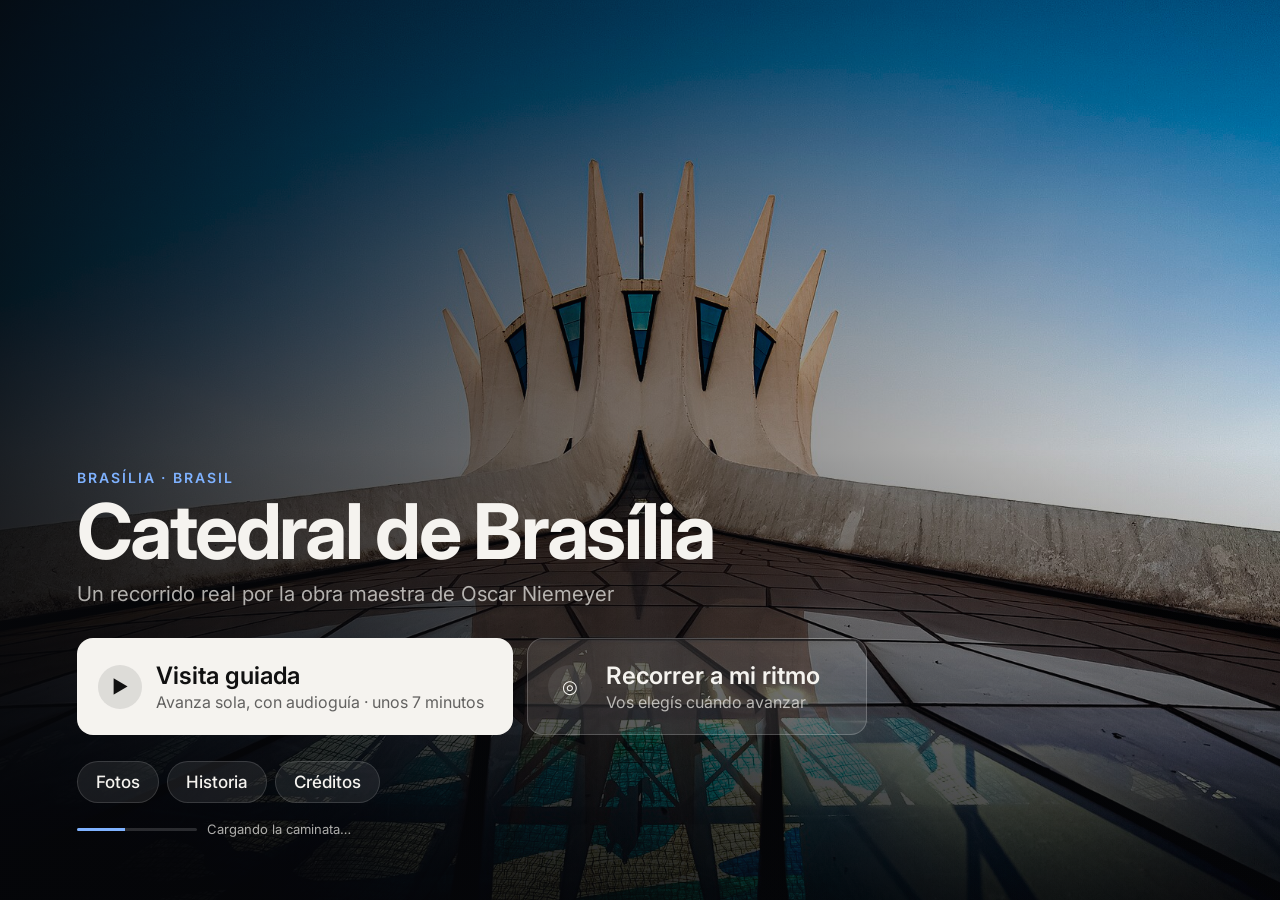
<file: index.html>
<!doctype html>
<html lang="es">
<head>
  <meta charset="utf-8">
  <title>Catedral de Brasília</title>
  <meta http-equiv="refresh" content="0; url=catedral/?tv=1">
</head>
<body style="background:#07080b">
  <script>location.replace("catedral/?tv=1")</script>
</body>
</html>
</file>
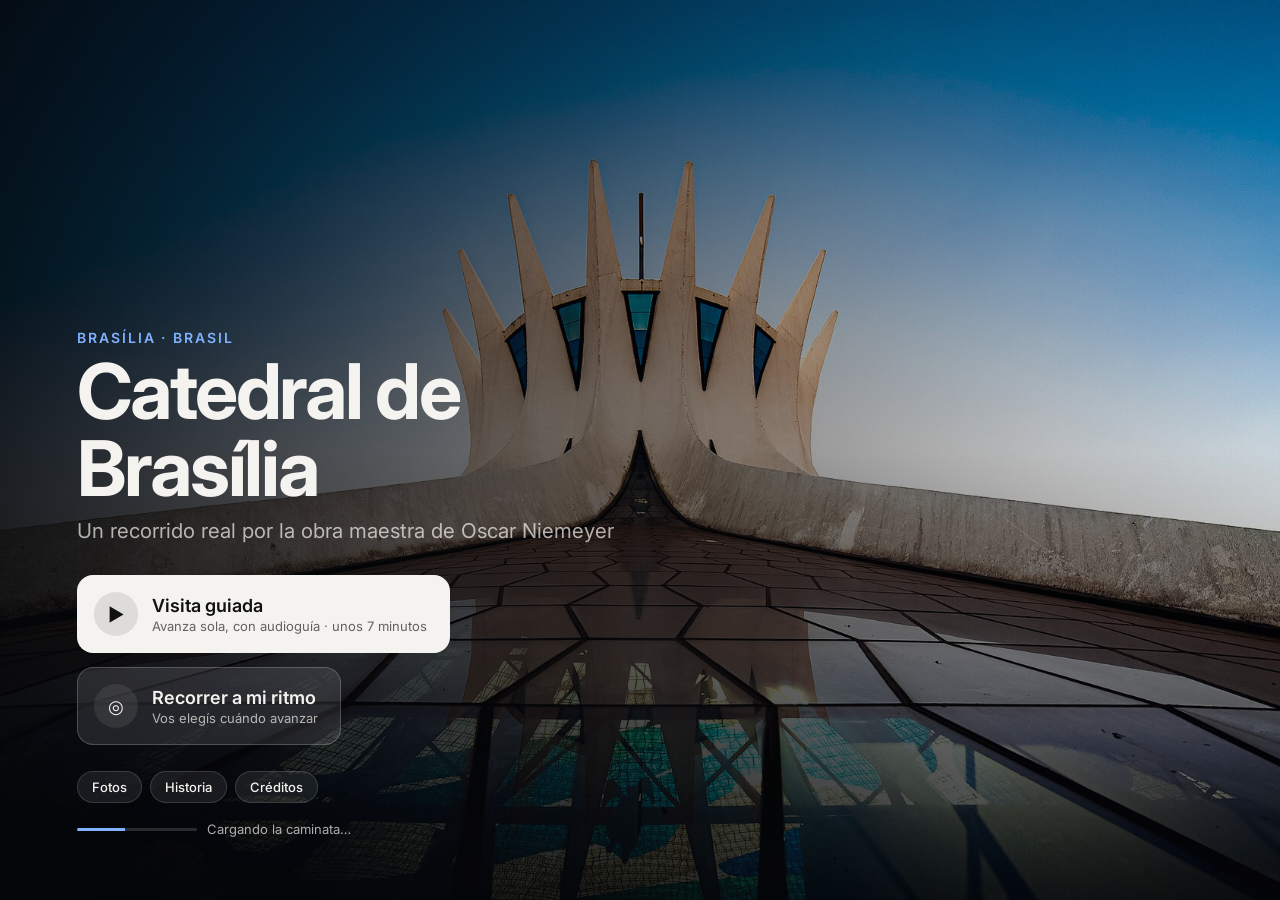
<file: catedral/index.html>
<!doctype html>
<html lang="es">
<head>
  <meta charset="utf-8">
  <meta name="viewport" content="width=device-width, initial-scale=1, viewport-fit=cover">
  <title>Catedral de Brasília</title>
  <link rel="preconnect" href="https://fonts.googleapis.com">
  <link rel="preconnect" href="https://fonts.gstatic.com" crossorigin>
  <link href="https://fonts.googleapis.com/css2?family=Inter:wght@400;500;600;700&display=swap" rel="stylesheet">
  <link rel="stylesheet" href="../styles.css">
  <link rel="stylesheet" href="catedral.css">
  <link rel="stylesheet" href="real.css">
  <link rel="stylesheet" href="guia.css">
</head>
<body>
  <div id="escenario" class="escenario">
    <canvas id="paso" class="paso"></canvas>
  </div>

  <header class="brand">
    <h1 id="brand-name"></h1>
    <p id="brand-sub"></p>
  </header>

  <div class="acciones">
    <button id="ver-galeria" class="accion accion-fotos" data-t="fotos"></button>
    <button id="ver-historia" class="accion" data-t="historia"></button>
    <a href="360.html" class="accion solo-pc" data-t="vista360"></a>
    <a id="street-view" class="accion solo-pc" target="_blank" rel="noopener" data-t="streetView"></a>
    <button id="ver-creditos" class="accion" data-t="creditos"></button>
    <button id="ir-inicio" class="accion" data-t="inicio"></button>
  </div>

  <div id="hint" class="hint"></div>

  <!-- Estado de la visita guiada -->
  <div id="guiada-estado" class="guiada-estado" hidden>
    <span class="punto-vivo"></span>
    <span class="guiada-texto"></span>
    <button id="guiada-pausa" class="guiada-boton"></button>
  </div>

  <!-- Si el navegador no deja sonar la audioguía hasta que alguien toque la pantalla -->
  <button id="activar-sonido" class="activar-sonido" hidden>🔊 Tocá para activar el sonido</button>

  <!-- ¿Sabías que…? -->
  <aside id="sabias" class="sabias" aria-live="polite">
    <span class="sabias-titulo"></span>
    <p class="sabias-texto"></p>
  </aside>

  <div class="controles">
    <button id="volver" class="ctrl-chico" aria-label="◀">▼</button>
    <button id="avanzar" class="avanzar" aria-label="▲">
      <span class="flecha">▲</span>
      <span class="destino"></span>
    </button>
    <button id="saltar" class="ctrl-chico" hidden aria-label="⏭">⏭</button>
  </div>

  <div class="ajustes">
    <button id="narracion" class="ctrl-chico" aria-label="Audioguía" title="Audioguía">🎧</button>
    <button id="velocidad" class="ctrl-chico" aria-label="Velocidad">2×</button>
    <button id="sonido" class="ctrl-chico" aria-label="Sonido del video" title="Sonido del video">🔇</button>
  </div>

  <nav id="rooms" class="rooms" aria-label="Paradas"></nav>

  <div id="mapa" class="mapa" aria-label="Plano">
    <img src="plano.svg" alt="">
    <span class="cono"></span>
    <span class="yo"></span>
  </div>

  <p id="credito-video" class="credito-video"></p>

  <aside id="product" class="product" aria-hidden="true">
    <button class="product-close" aria-label="×">×</button>
    <div class="ficha-fotos" hidden>
      <img class="product-img" alt="">
      <button class="ficha-ant" aria-label="‹">‹</button>
      <button class="ficha-sig" aria-label="›">›</button>
      <span class="ficha-num"></span>
    </div>
    <div class="product-body">
      <h2 class="product-name"></h2>
      <p class="product-desc"></p>
      <a class="product-credit" target="_blank" rel="noopener" hidden></a>
    </div>
  </aside>

  <!-- Pantalla de inicio -->
  <section id="inicio" class="inicio">
    <div class="inicio-fondo"></div>
    <div class="inicio-contenido">
      <p class="inicio-lugar">Brasília · Brasil</p>
      <h1>Catedral de Brasília</h1>
      <p class="inicio-bajada" data-t="bienvenida"></p>
      <div class="inicio-botones">
        <button id="empezar-guiada" class="inicio-boton principal">
          <span class="inicio-icono">▶</span>
          <span><b data-t="guiada"></b><small data-t="guiadaDesc"></small></span>
        </button>
        <button id="empezar-libre" class="inicio-boton">
          <span class="inicio-icono">◎</span>
          <span><b data-t="libre"></b><small data-t="libreDesc"></small></span>
        </button>
      </div>
      <div class="inicio-extras">
        <button id="inicio-fotos" data-t="fotos"></button>
        <button id="inicio-historia" data-t="historia"></button>
        <button id="inicio-creditos" data-t="creditos"></button>
      </div>
      <p class="inicio-carga"><span class="inicio-barra"><span></span></span> <span data-t="cargando"></span></p>
    </div>
  </section>

  <!-- Final de la visita -->
  <section id="final" class="final" hidden>
    <h2 data-t="finTitulo"></h2>
    <div class="final-botones">
      <button id="final-quiz" class="inicio-boton principal"><span class="inicio-icono">?</span><span><b data-t="hacerQuiz"></b></span></button>
      <button id="final-reiniciar" class="inicio-boton"><span class="inicio-icono">↺</span><span><b data-t="volverEmpezar"></b></span></button>
    </div>
  </section>

  <dialog id="quiz" class="panel-dialogo quiz">
    <button class="dialogo-cerrar" aria-label="×">×</button>
    <p class="quiz-num"></p>
    <h2 class="quiz-pregunta"></h2>
    <div class="quiz-opciones"></div>
    <p class="quiz-feedback" aria-live="polite"></p>
    <button class="quiz-siguiente inicio-boton principal" hidden></button>
  </dialog>

  <dialog id="historia" class="panel-dialogo linea">
    <button class="dialogo-cerrar" aria-label="×">×</button>
    <h2 data-t="lineaTitulo"></h2>
    <ol class="linea-lista"></ol>
  </dialog>

  <dialog id="creditos">
    <button aria-label="×">×</button>
    <h2 data-t="creditosTitulo"></h2>
    <p id="creditos-video"></p>
    <p data-t="creditosFichas"></p>
    <ul id="creditos-fichas"></ul>
    <p data-t="creditosGaleria"></p>
    <ul id="creditos-galeria"></ul>
    <p data-t="creditosVoz"></p>
    <p data-t="creditosDatos"></p>
  </dialog>

  <dialog id="galeria" class="galeria" aria-label="Galería">
    <header>
      <div>
        <h2></h2>
        <p class="galeria-cuenta"></p>
      </div>
      <button class="galeria-cerrar" aria-label="×">×</button>
    </header>
    <div class="galeria-cuerpo"></div>
  </dialog>

  <dialog id="foto" class="foto" aria-label="Foto">
    <div class="foto-marco"><img alt=""></div>
    <button class="foto-ant" aria-label="‹">‹</button>
    <button class="foto-sig" aria-label="›">›</button>
    <button class="foto-cerrar" aria-label="×">×</button>
    <p class="foto-pie">
      <span class="foto-titulo"></span>
      <a target="_blank" rel="noopener"></a>
      <span class="foto-num"></span>
    </p>
  </dialog>

  <script type="module" src="real.js"></script>
</body>
</html>
</file>
<file: styles.css>
:root {
  --accent: #e8b04b;
  --glass: rgba(18, 18, 20, 0.62);
  --glass-strong: rgba(18, 18, 20, 0.86);
  --line: rgba(255, 255, 255, 0.14);
  --text: #f5f3ef;
  --muted: rgba(245, 243, 239, 0.7);
  --radius: 14px;
  font-family: "Inter", system-ui, -apple-system, sans-serif;
}

* { box-sizing: border-box; }
[hidden] { display: none !important; }

html, body {
  margin: 0;
  height: 100%;
  overflow: hidden;
  background: #0d0d0f;
  color: var(--text);
}

#viewer {
  position: fixed;
  inset: 0;
}

/* ---------- Marca ---------- */
.brand {
  position: fixed;
  top: 16px;
  left: 16px;
  z-index: 100;
  padding: 12px 16px;
  background: var(--glass);
  backdrop-filter: blur(12px);
  -webkit-backdrop-filter: blur(12px);
  border: 1px solid var(--line);
  border-radius: var(--radius);
  pointer-events: none;
}
.brand h1 { margin: 0; font-size: 17px; font-weight: 600; letter-spacing: -0.01em; }
.brand p { margin: 2px 0 0; font-size: 12.5px; color: var(--muted); }

.demo-banner {
  position: fixed;
  top: 16px;
  left: 50%;
  transform: translateX(-50%);
  z-index: 100;
  padding: 8px 14px;
  font-size: 12.5px;
  background: var(--accent);
  color: #1a1408;
  border-radius: 999px;
  white-space: nowrap;
}
.demo-banner code { font-weight: 600; }

/* ---------- Ayuda inicial ---------- */
.hint {
  position: fixed;
  left: 50%;
  top: 64px;
  transform: translateX(-50%);
  z-index: 100;
  padding: 10px 16px;
  font-size: 13.5px;
  background: var(--glass);
  backdrop-filter: blur(12px);
  -webkit-backdrop-filter: blur(12px);
  border: 1px solid var(--line);
  border-radius: 999px;
  pointer-events: none;
  transition: opacity 0.6s ease;
}
.hint.gone { opacity: 0; }

/* ---------- Salas ---------- */
.rooms {
  position: fixed;
  left: 16px;
  bottom: 60px;
  z-index: 100;
  display: flex;
  gap: 6px;
  max-width: calc(100vw - 260px);
  overflow-x: auto;
  scrollbar-width: none;
}
.rooms::-webkit-scrollbar { display: none; }
.rooms button {
  flex: none;
  font: inherit;
  font-size: 13px;
  font-weight: 500;
  color: var(--text);
  padding: 8px 14px;
  background: var(--glass);
  backdrop-filter: blur(12px);
  -webkit-backdrop-filter: blur(12px);
  border: 1px solid var(--line);
  border-radius: 999px;
  cursor: pointer;
  transition: background 0.2s, color 0.2s;
}
.rooms button:hover { background: var(--glass-strong); }
.rooms button.active { background: var(--text); color: #111; border-color: transparent; }

/* ---------- Puntos de producto ---------- */
.hotspot {
  display: block;
  width: 34px;
  height: 34px;
  border-radius: 50%;
  background: rgba(255, 255, 255, 0.92);
  box-shadow: 0 2px 10px rgba(0, 0, 0, 0.35);
  position: relative;
  cursor: pointer;
  transition: transform 0.2s;
}
.hotspot::before, .hotspot::after {
  content: "";
  position: absolute;
  left: 50%;
  top: 50%;
  background: #111;
  border-radius: 2px;
  transform: translate(-50%, -50%);
}
.hotspot::before { width: 14px; height: 2px; }
.hotspot::after { width: 2px; height: 14px; }
.hotspot:hover { transform: scale(1.12); }
.psv-marker:has(.hotspot)::after {
  content: "";
  position: absolute;
  inset: 0;
  border-radius: 50%;
  border: 2px solid rgba(255, 255, 255, 0.8);
  animation: pulse 2s ease-out infinite;
  pointer-events: none;
}
@keyframes pulse {
  from { transform: scale(1); opacity: 0.9; }
  to { transform: scale(1.9); opacity: 0; }
}

/* ---------- Ficha de producto ---------- */
.product {
  position: fixed;
  top: 16px;
  right: 16px;
  z-index: 110;
  width: 320px;
  max-height: calc(100% - 100px);
  overflow-y: auto;
  background: var(--glass-strong);
  backdrop-filter: blur(16px);
  -webkit-backdrop-filter: blur(16px);
  border: 1px solid var(--line);
  border-radius: var(--radius);
  transform: translateX(calc(100% + 24px));
  transition: transform 0.35s cubic-bezier(0.2, 0.8, 0.2, 1);
}
.product.open { transform: none; }
.product-close {
  position: absolute;
  top: 8px;
  right: 8px;
  width: 32px;
  height: 32px;
  font-size: 22px;
  line-height: 1;
  color: var(--text);
  background: rgba(0, 0, 0, 0.4);
  border: 0;
  border-radius: 50%;
  cursor: pointer;
}
.product-img { display: block; width: 100%; aspect-ratio: 4 / 3; object-fit: cover; border-radius: var(--radius) var(--radius) 0 0; }
.product-body { padding: 18px 18px 20px; }
.product-name { margin: 0 32px 4px 0; font-size: 18px; font-weight: 600; }
.product-price { margin: 0 0 10px; font-size: 16px; color: var(--accent); font-weight: 600; }
.product-desc { margin: 0; font-size: 14px; line-height: 1.5; color: var(--muted); }
.product-credit {
  display: block;
  margin-top: 12px;
  font-size: 11.5px;
  color: var(--muted);
  text-decoration: none;
}
.product-credit:hover { text-decoration: underline; }
.product-cta {
  display: block;
  margin-top: 16px;
  padding: 11px;
  text-align: center;
  font-size: 14px;
  font-weight: 600;
  color: #fff;
  background: #25d366;
  border-radius: 10px;
  text-decoration: none;
}

/* ---------- Transición de caminar ---------- */
.walk-overlay {
  position: absolute;
  inset: 0;
  width: 100%;
  height: 100%;
  pointer-events: none;
  opacity: 0;
  transform-origin: 50% 50%;
}
.walk-overlay.visible { opacity: 1; }
.walk-overlay.go {
  opacity: 0;
  transform: scale(1.55);
  filter: blur(5px);
  transition:
    transform var(--paso) cubic-bezier(0.33, 0, 0.2, 1),
    filter var(--paso) ease-in,
    opacity calc(var(--paso) * 0.8) cubic-bezier(0.45, 0, 0.55, 1) calc(var(--paso) * 0.1);
}

/* ---------- Ajustes del visor ---------- */
.psv-navbar { background: var(--glass); backdrop-filter: blur(12px); -webkit-backdrop-filter: blur(12px); }
.psv-map { border-radius: var(--radius); }
.psv-map__container { background: #f4f1ea; }

/* ---------- Celular ---------- */
@media (max-width: 640px) {
  .brand { top: 12px; left: 12px; padding: 9px 12px; }
  .brand h1 { font-size: 15px; }
  .demo-banner { top: 76px; white-space: normal; text-align: center; width: calc(100% - 32px); border-radius: 12px; }
  .hint { top: auto; bottom: 108px; width: calc(100% - 32px); text-align: center; border-radius: 12px; }
  .rooms { left: 16px; right: 16px; max-width: none; bottom: 56px; }
  .product {
    top: auto;
    right: 0;
    left: 0;
    bottom: 0;
    width: 100%;
    max-height: 70%;
    border-radius: var(--radius) var(--radius) 0 0;
    transform: translateY(100%);
  }
  .product.open { transform: none; }
}
</file>
<file: catedral/catedral.css>
:root {
  --accent: #7fb2ff;
}

.acciones {
  position: fixed;
  top: 16px;
  right: 16px;
  z-index: 105;
  display: flex;
  gap: 8px;
}
.accion {
  font: inherit;
  font-size: 13px;
  font-weight: 500;
  color: var(--text);
  padding: 9px 14px;
  background: var(--glass);
  backdrop-filter: blur(12px);
  -webkit-backdrop-filter: blur(12px);
  border: 1px solid var(--line);
  border-radius: 999px;
  text-decoration: none;
  cursor: pointer;
}
.accion:hover { background: var(--glass-strong); }

/* La ficha se abre debajo de los botones de arriba */
.product { top: 64px; max-height: calc(100% - 150px); }

#creditos {
  max-width: 520px;
  width: calc(100% - 32px);
  padding: 24px;
  color: var(--text);
  background: #16181c;
  border: 1px solid var(--line);
  border-radius: var(--radius);
  font-size: 14px;
  line-height: 1.55;
}
#creditos::backdrop { background: rgba(0, 0, 0, 0.55); }
#creditos h2 { margin: 0 0 12px; font-size: 18px; }
#creditos ul { padding-left: 18px; }
#creditos a { color: var(--accent); }
#creditos > button {
  float: right;
  width: 32px;
  height: 32px;
  font-size: 22px;
  color: var(--text);
  background: rgba(255, 255, 255, 0.08);
  border: 0;
  border-radius: 50%;
  cursor: pointer;
}

/* Pantalla de carga mientras se generan las fotos 360 */
.carga {
  position: fixed;
  inset: 0;
  z-index: 200;
  display: grid;
  place-content: center;
  gap: 14px;
  text-align: center;
  background: radial-gradient(circle at 50% 40%, #1c2b4a, #0b0d12 70%);
  transition: opacity 0.8s ease;
}
.carga p { margin: 0; font-size: 15px; color: var(--muted); }
.carga-barra { width: 220px; height: 3px; background: rgba(255, 255, 255, 0.12); border-radius: 2px; overflow: hidden; }
.carga-barra span { display: block; width: 0; height: 100%; background: var(--accent); transition: width 0.3s ease; }
.carga.lista { opacity: 0; pointer-events: none; }

/* Ventanas medianas: los botones van debajo del título para no taparlo */
@media (max-width: 980px) and (min-width: 641px) {
  .acciones { top: 92px; left: 16px; right: auto; }
  .product { top: 144px; max-height: calc(100% - 230px); }
}

@media (max-width: 640px) {
  .acciones { top: 78px; left: 12px; right: auto; }
  .accion { font-size: 12px; padding: 8px 12px; }
  .product { top: auto; }
}
</file>
<file: catedral/real.css>
/* ---------- Escenario: el video a pantalla completa, arrastrable ---------- */
.escenario {
  position: fixed;
  inset: 0;
  overflow: hidden;
  background: #000;
  cursor: grab;
  touch-action: none;
}
.escenario.arrastrando { cursor: grabbing; }

.toma {
  position: absolute;
  opacity: 0;
  transition: opacity 0.35s ease;
  will-change: transform, left;
}
.toma.activa { opacity: 1; }
.toma video {
  display: block;
  width: 100%;
  height: 100%;
  pointer-events: none;
}
/* La toma nueva aparece un poco más lejos y se acerca (sensación de dar un paso) */
.toma.llegando { transform: scale(0.9); }
.toma.acercar { transform: none; transition: transform 0.85s cubic-bezier(0.2, 0.7, 0.2, 1), opacity 0.35s ease; }

.puntos { position: absolute; inset: 0; transition: opacity 0.3s; }
.caminando .puntos { opacity: 0; pointer-events: none; }
.punto {
  position: absolute;
  transform: translate(-50%, -50%);
  padding: 0;
  border: 0;
  background: none;
}
.punto .hotspot { cursor: pointer; }
.punto::after {
  content: "";
  position: absolute;
  inset: 0;
  border-radius: 50%;
  border: 2px solid rgba(255, 255, 255, 0.8);
  animation: pulse 2s ease-out infinite;
  pointer-events: none;
}
.punto .etiqueta {
  position: absolute;
  left: 50%;
  bottom: calc(100% + 8px);
  transform: translateX(-50%);
  padding: 5px 10px;
  font-size: 12.5px;
  white-space: nowrap;
  color: var(--text);
  background: var(--glass-strong);
  border-radius: 8px;
  opacity: 0;
  transition: opacity 0.2s;
  pointer-events: none;
}
.punto:hover .etiqueta, .punto:focus-visible .etiqueta { opacity: 1; }

/* Imagen congelada para los saltos */
.paso {
  position: absolute;
  inset: 0;
  width: 100%;
  height: 100%;
  pointer-events: none;
  opacity: 0;
  z-index: 5;
}
.paso.visible { opacity: 1; }
.paso.go {
  opacity: 0;
  transform: scale(1.5);
  filter: blur(5px);
  transition:
    transform 0.75s cubic-bezier(0.33, 0, 0.2, 1),
    filter 0.75s ease-in,
    opacity 0.6s cubic-bezier(0.45, 0, 0.55, 1) 0.08s;
}

/* ---------- Controles ---------- */
.controles {
  position: fixed;
  left: 50%;
  bottom: 70px;
  transform: translateX(-50%);
  z-index: 100;
  display: flex;
  align-items: center;
  gap: 14px;
}
.avanzar {
  display: flex;
  flex-direction: column;
  align-items: center;
  gap: 2px;
  min-width: 64px;
  padding: 12px 18px 10px;
  font: inherit;
  color: var(--text);
  background: var(--glass);
  backdrop-filter: blur(12px);
  -webkit-backdrop-filter: blur(12px);
  border: 1px solid rgba(255, 255, 255, 0.35);
  border-radius: 18px;
  cursor: pointer;
  transition: transform 0.15s, background 0.2s;
}
.avanzar:hover { background: var(--glass-strong); transform: translateY(-2px); }
.avanzar:disabled { opacity: 0.45; cursor: default; transform: none; }
.avanzar .flecha { font-size: 22px; line-height: 1; }
.avanzar .destino { font-size: 12px; font-weight: 500; color: var(--muted); white-space: nowrap; }
.ctrl-chico {
  width: 40px;
  height: 40px;
  font: inherit;
  font-size: 14px;
  color: var(--text);
  background: var(--glass);
  backdrop-filter: blur(12px);
  -webkit-backdrop-filter: blur(12px);
  border: 1px solid var(--line);
  border-radius: 50%;
  cursor: pointer;
}
.ctrl-chico:hover { background: var(--glass-strong); }
.ctrl-chico:disabled { opacity: 0.35; cursor: default; }

.ajustes {
  position: fixed;
  right: 16px;
  bottom: 16px;
  z-index: 100;
  display: flex;
  gap: 8px;
}

.rooms { bottom: 16px; max-width: calc(100vw - 140px); }

/* ---------- Plano ---------- */
.mapa {
  position: fixed;
  right: 16px;
  bottom: 70px;
  z-index: 100;
  width: 150px;
  aspect-ratio: 600 / 780;
  border-radius: var(--radius);
  overflow: hidden;
  border: 1px solid var(--line);
  box-shadow: 0 6px 20px rgba(0, 0, 0, 0.35);
}
.mapa img { display: block; width: 100%; height: 100%; }
.mapa .yo {
  position: absolute;
  width: 12px;
  height: 12px;
  margin: -6px 0 0 -6px;
  border-radius: 50%;
  background: #2f7cf6;
  border: 2px solid #fff;
  box-shadow: 0 0 0 6px rgba(47, 124, 246, 0.25);
}
.mapa .parada {
  position: absolute;
  width: 8px;
  height: 8px;
  margin: -4px 0 0 -4px;
  padding: 0;
  border-radius: 50%;
  background: rgba(58, 54, 50, 0.55);
  border: 0;
  cursor: pointer;
}

.credito-video {
  position: fixed;
  left: 16px;
  bottom: 58px;
  z-index: 100;
  margin: 0;
  font-size: 11px;
  color: rgba(255, 255, 255, 0.75);
  text-shadow: 0 1px 3px rgba(0, 0, 0, 0.8);
}

.hint { top: auto; bottom: 150px; }

/* ---------- Fotos de la ficha (se pasan con ‹ ›) ---------- */
.ficha-fotos { position: relative; }
.ficha-fotos .product-img { cursor: zoom-in; background: #222; }
.ficha-ant, .ficha-sig {
  position: absolute;
  top: 50%;
  width: 34px;
  height: 34px;
  margin-top: -17px;
  font-size: 22px;
  line-height: 1;
  color: #fff;
  background: rgba(0, 0, 0, 0.45);
  border: 0;
  border-radius: 50%;
  cursor: pointer;
  display: none;
}
.ficha-ant { left: 8px; }
.ficha-sig { right: 8px; }
.ficha-num {
  position: absolute;
  left: 10px;
  bottom: 10px;
  padding: 2px 8px;
  font-size: 11.5px;
  color: #fff;
  background: rgba(0, 0, 0, 0.5);
  border-radius: 999px;
  display: none;
}
.ficha-fotos.varias :is(.ficha-ant, .ficha-sig, .ficha-num) { display: block; }

/* ---------- Galería ---------- */
.accion-fotos { background: var(--text); color: #111; border-color: transparent; font-weight: 600; }
.accion-fotos:hover { background: #fff; }

.galeria {
  width: min(1100px, calc(100% - 32px));
  max-width: none;
  height: calc(100% - 48px);
  max-height: none;
  padding: 0;
  color: var(--text);
  background: #121417;
  border: 1px solid var(--line);
  border-radius: var(--radius);
  overflow: hidden;
}
.galeria[open] { display: flex; flex-direction: column; }
.galeria::backdrop { background: rgba(0, 0, 0, 0.7); }
.galeria header {
  display: flex;
  align-items: center;
  justify-content: space-between;
  gap: 16px;
  padding: 18px 20px;
  border-bottom: 1px solid var(--line);
}
.galeria h2 { margin: 0; font-size: 18px; font-weight: 600; }
.galeria-cuenta { margin: 2px 0 0; font-size: 12.5px; color: var(--muted); }
.galeria-cuerpo { flex: 1; overflow-y: auto; padding: 4px 20px 24px; }
.galeria h3 { margin: 22px 0 10px; font-size: 13px; font-weight: 600; letter-spacing: 0.04em; text-transform: uppercase; color: var(--muted); }
.grilla { display: grid; grid-template-columns: repeat(auto-fill, minmax(200px, 1fr)); gap: 8px; }
.grilla button {
  padding: 0;
  border: 0;
  border-radius: 10px;
  overflow: hidden;
  background: #1d2025;
  aspect-ratio: 4 / 3;
  cursor: zoom-in;
}
.grilla img { display: block; width: 100%; height: 100%; object-fit: cover; transition: transform 0.3s ease; }
.grilla button:hover img { transform: scale(1.04); }
.galeria-cerrar, .foto-cerrar {
  flex: none;
  width: 36px;
  height: 36px;
  font-size: 24px;
  line-height: 1;
  color: var(--text);
  background: rgba(255, 255, 255, 0.1);
  border: 0;
  border-radius: 50%;
  cursor: pointer;
}

/* ---------- Visor de fotos ---------- */
.foto {
  width: 100%;
  height: 100%;
  max-width: none;
  max-height: none;
  margin: 0;
  padding: 0;
  border: 0;
  color: var(--text);
  background: #050608;
  touch-action: pan-y;
}
.foto::backdrop { background: transparent; }
.foto-marco { position: absolute; inset: 56px 64px 72px; display: grid; place-items: center; }
.foto-marco img { max-width: 100%; max-height: 100%; object-fit: contain; border-radius: 4px; user-select: none; -webkit-user-drag: none; }
.foto-cerrar { position: absolute; top: 12px; right: 12px; }
.foto-ant, .foto-sig {
  position: absolute;
  top: 50%;
  width: 48px;
  height: 48px;
  margin-top: -24px;
  font-size: 30px;
  line-height: 1;
  color: var(--text);
  background: rgba(255, 255, 255, 0.1);
  border: 0;
  border-radius: 50%;
  cursor: pointer;
}
.foto-ant { left: 8px; }
.foto-sig { right: 8px; }
.foto.unica :is(.foto-ant, .foto-sig, .foto-num) { display: none; }
.foto-pie {
  position: absolute;
  left: 16px;
  right: 16px;
  bottom: 16px;
  margin: 0;
  display: flex;
  flex-wrap: wrap;
  align-items: baseline;
  justify-content: center;
  gap: 4px 14px;
  font-size: 13px;
  text-align: center;
}
.foto-titulo { font-weight: 600; }
.foto-pie a { color: var(--muted); text-decoration: none; }
.foto-pie a:hover { text-decoration: underline; }
.foto-num { color: var(--muted); font-variant-numeric: tabular-nums; }

@media (max-width: 640px) {
  .mapa { width: 96px; bottom: 132px; right: 12px; }
  .controles { bottom: 64px; }
  .ajustes { top: 78px; bottom: auto; right: 12px; flex-direction: column; }
  .acciones { flex-wrap: wrap; right: 64px; }
  .rooms { max-width: none; right: 16px; }
  .credito-video { bottom: 128px; max-width: 60%; }
  .hint { bottom: 250px; }
  .galeria { width: 100%; height: 100%; border-radius: 0; border: 0; }
  .galeria header { padding: 14px 16px; }
  .galeria-cuerpo { padding: 0 12px 20px; }
  .grilla { grid-template-columns: repeat(2, 1fr); gap: 6px; }
  .foto-marco { inset: 56px 0 84px; }
  .foto-ant, .foto-sig { top: auto; bottom: 14px; margin: 0; width: 40px; height: 40px; font-size: 24px; }
  .foto-pie { left: 60px; right: 60px; bottom: 12px; font-size: 12px; }
}

/* Fundido entre dos tomas del mismo lugar (fin de un enlace en cámara rápida) */
.paso.fundir { opacity: 0; transition: opacity 0.45s ease; }
</file>
<file: catedral/guia.css>
/* ---------- Paradas de fotos: presentación con zoom lento ---------- */
.toma-fotos { position: absolute; inset: 0; background: #000; }
.toma-fotos .kb {
  position: absolute;
  inset: 0;
  width: 100%;
  height: 100%;
  object-fit: cover;
  opacity: 0;
  transition: opacity 1.2s ease;
}
.toma-fotos .kb.visible { opacity: 1; animation: zoom-lento 14s ease-out forwards; }
@keyframes zoom-lento { from { transform: scale(1); } to { transform: scale(1.12); } }
.escenario.en-fotos { cursor: default; }
.escenario.girando .toma { transition: left 0.45s cubic-bezier(0.3, 0.6, 0.3, 1), opacity 0.35s ease; }

/* ---------- Cono de mirada en el plano ---------- */
.mapa .cono {
  --ancho: 80deg;
  position: absolute;
  width: 70px;
  height: 70px;
  border-radius: 50%;
  pointer-events: none;
  background: conic-gradient(from calc(var(--ancho) / -2), rgba(47, 124, 246, 0.45) 0 var(--ancho), transparent 0);
  -webkit-mask: radial-gradient(circle, #000 25%, transparent 70%);
  mask: radial-gradient(circle, #000 25%, transparent 70%);
  transition: transform 0.25s ease;
}
.mapa .cono.arriba { background: radial-gradient(circle, rgba(47, 124, 246, 0.45) 30%, transparent 60%); }

/* ---------- Activar el sonido (si el navegador lo bloquea hasta el primer toque) ---------- */
.activar-sonido {
  position: fixed;
  left: 50%;
  bottom: 150px;
  z-index: 106;
  transform: translateX(-50%);
  padding: 14px 24px;
  font: inherit;
  font-size: 17px;
  font-weight: 600;
  color: #111;
  background: var(--text);
  border: 0;
  border-radius: 999px;
  box-shadow: 0 8px 30px rgba(0, 0, 0, 0.4);
  cursor: pointer;
  animation: latido 2s ease-in-out infinite;
}

/* ---------- ¿Sabías que…? ---------- */
.sabias {
  position: fixed;
  left: 16px;
  top: 104px;
  z-index: 100;
  max-width: 340px;
  padding: 14px 16px;
  color: var(--text);
  background: var(--glass-strong);
  backdrop-filter: blur(12px);
  -webkit-backdrop-filter: blur(12px);
  border: 1px solid var(--line);
  border-left: 3px solid var(--accent);
  border-radius: 12px;
  opacity: 0;
  transform: translateX(-12px);
  pointer-events: none;
  transition: opacity 0.4s, transform 0.4s;
}
.sabias.visible { opacity: 1; transform: none; }
.sabias-titulo { font-size: 12px; font-weight: 600; letter-spacing: 0.06em; text-transform: uppercase; color: var(--accent); }
.sabias-texto { margin: 4px 0 0; font-size: 15px; line-height: 1.45; }

@media (max-width: 980px) and (min-width: 641px) {
  .sabias { top: 148px; }
}

/* ---------- Estado de la visita guiada ---------- */
.guiada-estado {
  position: fixed;
  left: 50%;
  top: 16px;
  z-index: 104;
  transform: translateX(-50%);
  display: flex;
  align-items: center;
  gap: 10px;
  padding: 6px 6px 6px 14px;
  font-size: 13px;
  font-weight: 500;
  background: var(--glass);
  backdrop-filter: blur(12px);
  -webkit-backdrop-filter: blur(12px);
  border: 1px solid var(--line);
  border-radius: 999px;
}
.punto-vivo { width: 8px; height: 8px; border-radius: 50%; background: #ff5a4f; animation: latido 1.6s ease-in-out infinite; }
@keyframes latido { 50% { opacity: 0.3; } }
.guiada-estado.libre .punto-vivo, .guiada-estado.libre .guiada-texto { display: none; }
.guiada-boton {
  font: inherit;
  font-size: 13px;
  font-weight: 600;
  color: #111;
  background: var(--text);
  border: 0;
  border-radius: 999px;
  padding: 6px 12px;
  cursor: pointer;
}
.ctrl-chico.apagado { opacity: 0.45; text-decoration: line-through; }

/* ---------- Pantalla de inicio ---------- */
.inicio {
  position: fixed;
  inset: 0;
  z-index: 300;
  display: flex;
  align-items: flex-end;
  overflow: hidden;
  background: #07080b;
  transition: opacity 0.7s ease, visibility 0.7s;
}
.inicio.oculto { opacity: 0; visibility: hidden; }
.inicio-fondo {
  position: absolute;
  inset: -4%;
  background: url("galeria/atardecer.jpg") center / cover;
  animation: zoom-lento 30s ease-in-out infinite alternate;
}
.inicio::after {
  content: "";
  position: absolute;
  inset: 0;
  background: linear-gradient(90deg, rgba(5, 6, 9, 0.88) 0%, rgba(5, 6, 9, 0.55) 45%, rgba(5, 6, 9, 0.1) 100%),
    linear-gradient(0deg, rgba(5, 6, 9, 0.75), transparent 50%);
}
.inicio-contenido { position: relative; z-index: 1; padding: 0 6vw 7vh; max-width: 760px; }
.inicio-lugar { margin: 0; font-size: 14px; font-weight: 600; letter-spacing: 0.14em; text-transform: uppercase; color: var(--accent); }
.inicio h1 { margin: 8px 0 10px; font-size: clamp(40px, 6vw, 84px); font-weight: 700; letter-spacing: -0.03em; line-height: 1; }
.inicio-bajada { margin: 0 0 32px; font-size: clamp(17px, 1.6vw, 22px); color: var(--muted); }
.inicio-botones, .final-botones { display: flex; flex-wrap: wrap; gap: 14px; }
.inicio-boton {
  display: flex;
  align-items: center;
  gap: 14px;
  min-width: 260px;
  padding: 16px 22px 16px 16px;
  font: inherit;
  text-align: left;
  color: var(--text);
  background: rgba(255, 255, 255, 0.1);
  border: 1px solid rgba(255, 255, 255, 0.2);
  border-radius: 16px;
  cursor: pointer;
  transition: background 0.2s, transform 0.2s;
}
.inicio-boton:hover { background: rgba(255, 255, 255, 0.18); }
.inicio-boton.principal { color: #111; background: var(--text); border-color: transparent; }
.inicio-boton.principal small { color: rgba(0, 0, 0, 0.6); }
.inicio-boton b { display: block; font-size: 18px; font-weight: 600; }
.inicio-boton small { display: block; margin-top: 2px; font-size: 13px; color: var(--muted); }
.inicio-icono {
  flex: none;
  display: grid;
  place-items: center;
  width: 44px;
  height: 44px;
  font-size: 18px;
  border-radius: 50%;
  background: rgba(127, 127, 127, 0.2);
}
.inicio-extras { display: flex; flex-wrap: wrap; align-items: center; gap: 8px; margin-top: 26px; font-size: 13px; color: var(--muted); }
.inicio-extras button {
  font: inherit;
  font-size: 13px;
  font-weight: 500;
  color: var(--text);
  padding: 7px 14px;
  background: rgba(255, 255, 255, 0.08);
  border: 1px solid var(--line);
  border-radius: 999px;
  cursor: pointer;
}
.inicio-carga { display: none; align-items: center; gap: 10px; margin: 18px 0 0; font-size: 13px; color: var(--muted); }
.inicio.cargando .inicio-carga { display: flex; }
.inicio-barra { width: 120px; height: 3px; background: rgba(255, 255, 255, 0.15); border-radius: 2px; overflow: hidden; }
.inicio-barra span { display: block; width: 40%; height: 100%; background: var(--accent); animation: cargando 1.2s ease-in-out infinite; }
@keyframes cargando { from { transform: translateX(-100%); } to { transform: translateX(250%); } }

/* ---------- Final ---------- */
.final {
  position: fixed;
  inset: 0;
  z-index: 250;
  display: grid;
  place-content: center;
  justify-items: center;
  gap: 24px;
  padding: 24px;
  text-align: center;
  background: rgba(5, 6, 9, 0.6);
  backdrop-filter: blur(6px);
  -webkit-backdrop-filter: blur(6px);
}
.final h2 { margin: 0; font-size: clamp(30px, 4vw, 56px); letter-spacing: -0.02em; }

/* ---------- Quiz y línea de tiempo ---------- */
.panel-dialogo {
  width: min(860px, calc(100% - 32px));
  max-width: none;
  max-height: calc(100% - 48px);
  padding: 32px;
  color: var(--text);
  background: #121417;
  border: 1px solid var(--line);
  border-radius: 18px;
}
.panel-dialogo::backdrop { background: rgba(0, 0, 0, 0.7); }
.dialogo-cerrar {
  position: absolute;
  top: 14px;
  right: 14px;
  width: 38px;
  height: 38px;
  font-size: 24px;
  color: var(--text);
  background: rgba(255, 255, 255, 0.1);
  border: 0;
  border-radius: 50%;
  cursor: pointer;
}
.quiz-num { margin: 0; font-size: 13px; font-weight: 600; letter-spacing: 0.08em; text-transform: uppercase; color: var(--accent); }
.quiz-pregunta { margin: 8px 40px 22px 0; font-size: clamp(22px, 2.4vw, 32px); }
.quiz-opciones { display: grid; gap: 10px; }
.quiz-opcion {
  padding: 16px 20px;
  font: inherit;
  font-size: 18px;
  text-align: left;
  color: var(--text);
  background: rgba(255, 255, 255, 0.07);
  border: 2px solid transparent;
  border-radius: 12px;
  cursor: pointer;
}
.quiz-opcion:hover:not(:disabled) { background: rgba(255, 255, 255, 0.13); }
.quiz-opcion:disabled { cursor: default; opacity: 0.6; }
.quiz-opcion.bien { opacity: 1; border-color: #3ecf8e; background: rgba(62, 207, 142, 0.15); }
.quiz-opcion.mal { opacity: 1; border-color: #ff5a4f; background: rgba(255, 90, 79, 0.15); }
.quiz-feedback { min-height: 1.4em; margin: 16px 0; font-size: 17px; font-weight: 500; }
.quiz-siguiente { min-width: 0; justify-content: center; padding: 12px 24px; font-size: 16px; font-weight: 600; }

.linea { width: min(1200px, calc(100% - 32px)); }
.linea h2 { margin: 0 40px 18px 0; font-size: 26px; }
.linea-lista {
  display: flex;
  gap: 14px;
  margin: 0;
  padding: 4px 4px 12px;
  list-style: none;
  overflow-x: auto;
  scroll-snap-type: x mandatory;
}
.linea-lista li {
  flex: 0 0 250px;
  scroll-snap-align: start;
  background: rgba(255, 255, 255, 0.05);
  border: 2px solid transparent;
  border-radius: 14px;
  overflow: hidden;
  cursor: zoom-in;
}
.linea-lista img { display: block; width: 100%; aspect-ratio: 4 / 3; object-fit: cover; }
.linea-anio { display: block; margin: 12px 14px 0; font-size: 28px; font-weight: 700; color: var(--accent); letter-spacing: -0.02em; }
.linea-lista p { margin: 4px 14px 16px; font-size: 14px; line-height: 1.45; color: var(--muted); }

/* ---------- Foco visible para teclado y control remoto ---------- */
:is(button, a, li[tabindex]):focus-visible { outline: 3px solid var(--accent); outline-offset: 3px; }
.inicio-boton:focus-visible, .quiz-opcion:focus-visible, .linea-lista li:focus-visible { outline: 4px solid var(--accent); outline-offset: 4px; transform: scale(1.03); }

/* ---------- Modo TV: todo más grande, sin elementos de mouse ---------- */
body.tv.sin-cursor, body.tv.sin-cursor * { cursor: none !important; }
body.tv .solo-pc, body.tv:not(.tactil) .rooms { display: none !important; }
body.tv.tactil .rooms { zoom: 1.35; left: 24px; bottom: 18px; max-width: calc(74vw - 120px); }
body.tv.tactil .credito-video { bottom: 58px; left: 18px; }
body.tv.tactil .controles { bottom: 64px; }
body.tv.tactil .activar-sonido { bottom: 200px; }
body.tv .hotspot { width: 52px; height: 52px; }
body.tv .hotspot::before { width: 20px; height: 3px; }
body.tv .hotspot::after { width: 3px; height: 20px; }
body.tv.tactil .punto .etiqueta { opacity: 1; font-size: 17px; padding: 7px 14px; }
body.tv :is(.brand, .acciones, .controles, .ajustes, .guiada-estado, .credito-video) { zoom: 1.35; }
body.tv .mapa { width: 210px; bottom: 90px; right: 24px; }
body.tv .controles { bottom: 30px; }
body.tv .ajustes { bottom: 22px; right: 24px; }
body.tv .credito-video { bottom: 18px; }
body.tv .activar-sonido { font-size: 26px; padding: 20px 34px; }
body.tv .sabias { max-width: 460px; top: 150px; left: 24px; }
body.tv .sabias-titulo { font-size: 15px; }
body.tv .sabias-texto { font-size: 21px; }
body.tv .product { zoom: 1.3; }
body.tv .hint { font-size: 18px; bottom: 190px; }
body.tv .inicio-contenido { max-width: 1000px; }
body.tv .inicio-boton { min-width: 340px; padding: 22px 28px 22px 20px; }
body.tv .inicio-boton b { font-size: 24px; }
body.tv .inicio-boton small { font-size: 16px; }
body.tv .inicio-extras button { font-size: 17px; padding: 10px 18px; }

@media (max-width: 640px) {
  .solo-pc { display: none !important; }
  .sabias { left: 12px; right: 64px; max-width: none; top: 124px; padding: 10px 12px; }
  .sabias-texto { font-size: 14px; }
  .guiada-estado { top: auto; bottom: 200px; }
  .inicio-boton { min-width: 0; width: 100%; }
  .inicio-contenido { padding: 0 20px 6vh; }
}

/* Diálogos más grandes en la TV */
body.tv .linea-lista li { flex-basis: 320px; }
body.tv .linea-anio { font-size: 36px; }
body.tv .linea-lista p { font-size: 18px; }
body.tv .linea h2 { font-size: 34px; }
body.tv .quiz-pregunta { font-size: 40px; }
body.tv .quiz-opcion { font-size: 26px; padding: 20px 26px; }
body.tv .quiz-feedback { font-size: 22px; }
body.tv .quiz-siguiente { font-size: 20px; padding: 16px 32px; }
body.tv .panel-dialogo { width: min(1300px, calc(100% - 80px)); padding: 44px; }
</file>
